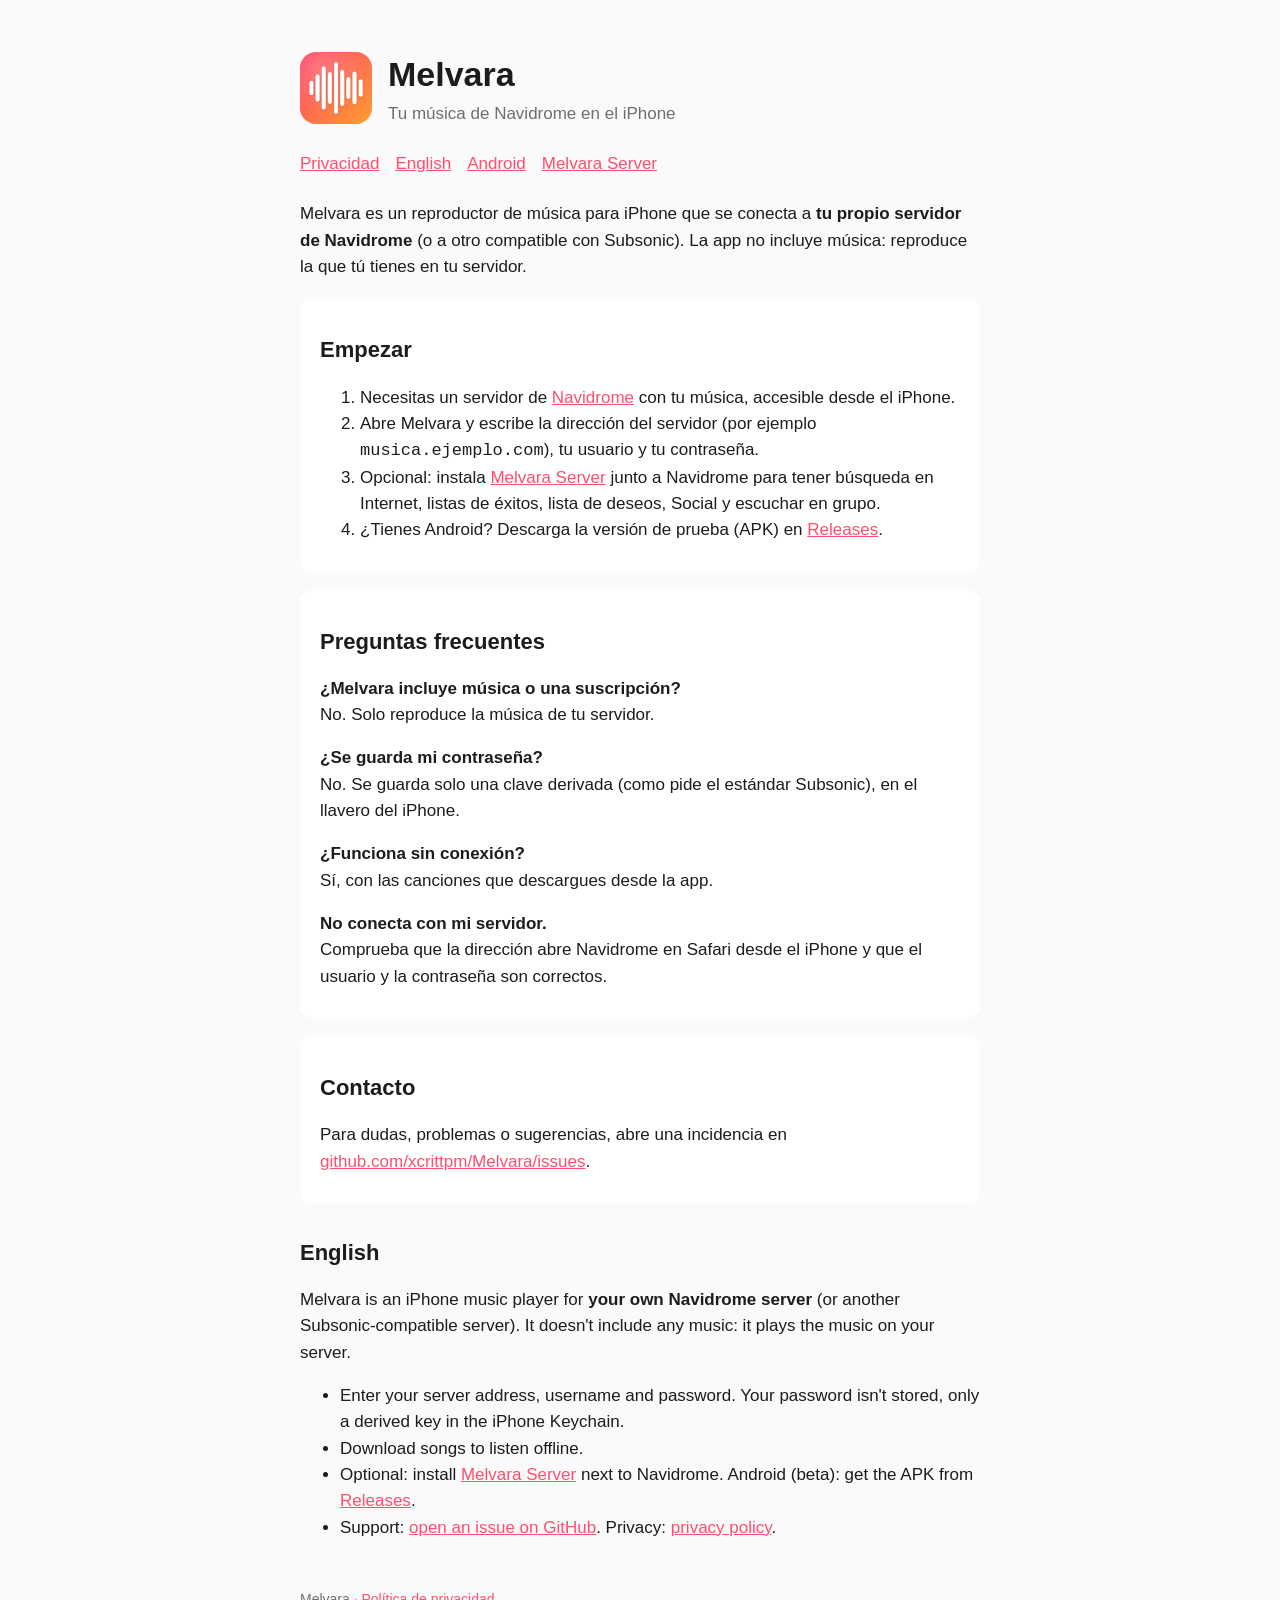
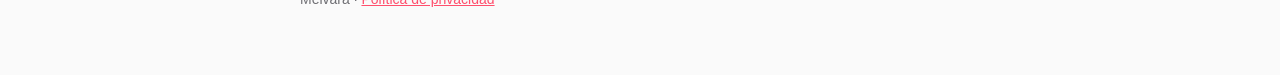
<file: docs/index.html>
<!doctype html>
<html lang="es">
<head>
<meta charset="utf-8"><meta name="viewport" content="width=device-width, initial-scale=1">
<title>Melvara — Soporte</title><link rel="stylesheet" href="style.css">
</head>
<body><main>
<header><img src="icon.png" alt=""><div><h1>Melvara</h1><div class="muted">Tu música de Navidrome en el iPhone</div></div></header>
<nav><a href="privacidad.html">Privacidad</a><a href="#en">English</a><a href="https://github.com/xcrittpm/Melvara/releases">Android</a><a href="https://github.com/xcrittpm/Melvara-Server">Melvara Server</a></nav>

<p>Melvara es un reproductor de música para iPhone que se conecta a <strong>tu propio servidor de Navidrome</strong>
(o a otro compatible con Subsonic). La app no incluye música: reproduce la que tú tienes en tu servidor.</p>

<div class="card">
<h2>Empezar</h2>
<ol>
<li>Necesitas un servidor de <a href="https://www.navidrome.org">Navidrome</a> con tu música, accesible desde el iPhone.</li>
<li>Abre Melvara y escribe la dirección del servidor (por ejemplo <code>musica.ejemplo.com</code>), tu usuario y tu contraseña.</li>
<li>Opcional: instala <a href="https://github.com/xcrittpm/Melvara-Server">Melvara Server</a> junto a Navidrome para tener búsqueda en Internet, listas de éxitos, lista de deseos, Social y escuchar en grupo.</li>
<li>¿Tienes Android? Descarga la versión de prueba (APK) en <a href="https://github.com/xcrittpm/Melvara/releases">Releases</a>.</li>
</ol>
</div>

<div class="card">
<h2>Preguntas frecuentes</h2>
<p><strong>¿Melvara incluye música o una suscripción?</strong><br>No. Solo reproduce la música de tu servidor.</p>
<p><strong>¿Se guarda mi contraseña?</strong><br>No. Se guarda solo una clave derivada (como pide el estándar Subsonic), en el llavero del iPhone.</p>
<p><strong>¿Funciona sin conexión?</strong><br>Sí, con las canciones que descargues desde la app.</p>
<p><strong>No conecta con mi servidor.</strong><br>Comprueba que la dirección abre Navidrome en Safari desde el iPhone y que el usuario y la contraseña son correctos.</p>
</div>

<div class="card">
<h2>Contacto</h2>
<p>Para dudas, problemas o sugerencias, abre una incidencia en
<a href="https://github.com/xcrittpm/Melvara/issues">github.com/xcrittpm/Melvara/issues</a>.</p>
</div>

<h2 id="en">English</h2>
<p>Melvara is an iPhone music player for <strong>your own Navidrome server</strong> (or another Subsonic-compatible
server). It doesn't include any music: it plays the music on your server.</p>
<ul>
<li>Enter your server address, username and password. Your password isn't stored, only a derived key in the iPhone Keychain.</li>
<li>Download songs to listen offline.</li>
<li>Optional: install <a href="https://github.com/xcrittpm/Melvara-Server">Melvara Server</a> next to Navidrome. Android (beta): get the APK from <a href="https://github.com/xcrittpm/Melvara/releases">Releases</a>.</li>
<li>Support: <a href="https://github.com/xcrittpm/Melvara/issues">open an issue on GitHub</a>. Privacy: <a href="privacidad.html#en">privacy policy</a>.</li>
</ul>

<footer>Melvara · <a href="privacidad.html">Política de privacidad</a></footer>
</main></body></html>
</file>
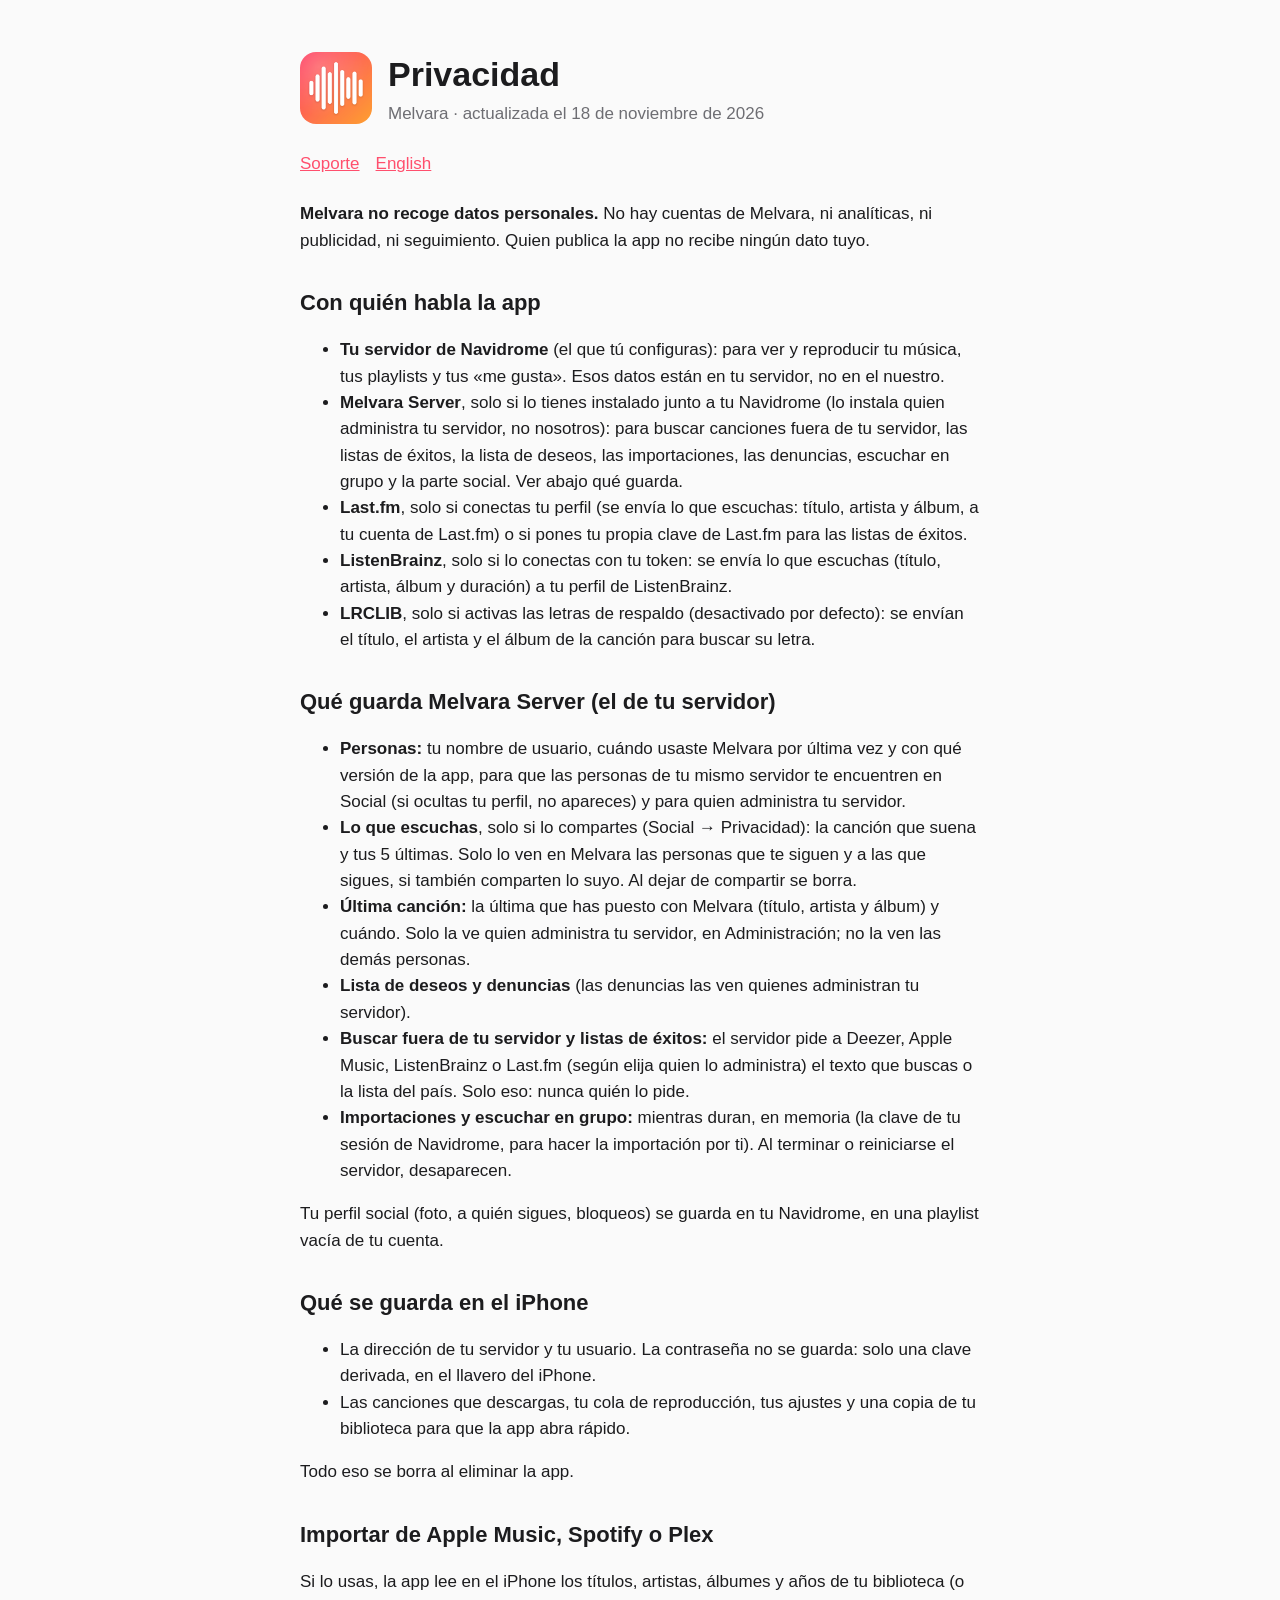
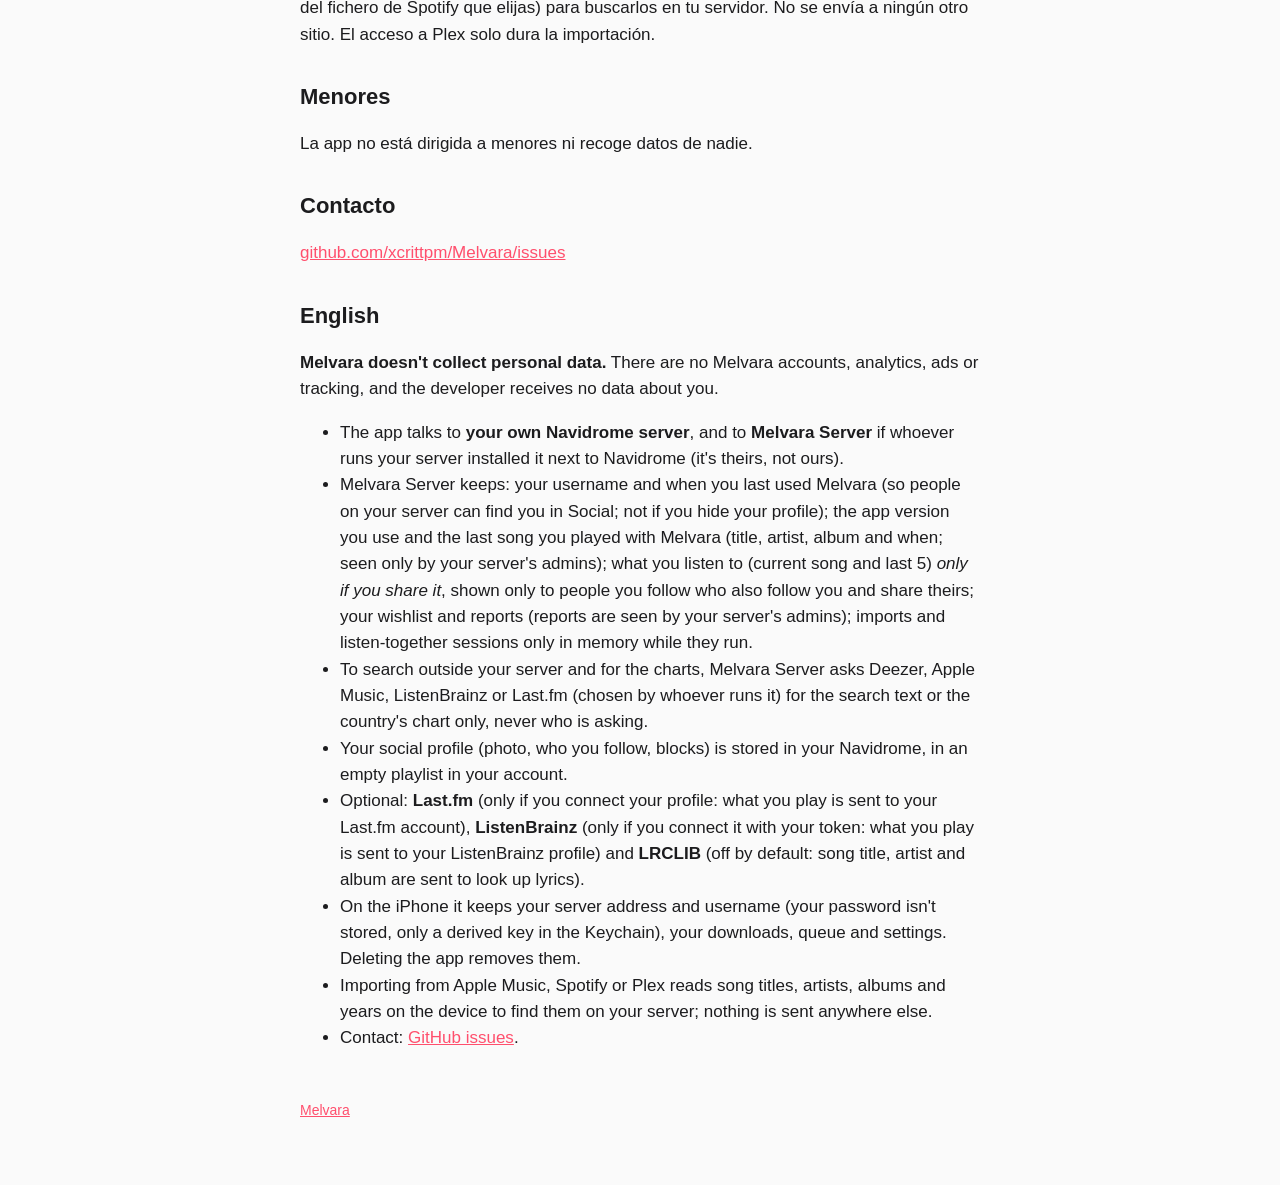
<file: docs/privacidad.html>
<!doctype html>
<html lang="es">
<head>
<meta charset="utf-8"><meta name="viewport" content="width=device-width, initial-scale=1">
<title>Melvara — Privacidad</title><link rel="stylesheet" href="style.css">
</head>
<body><main>
<header><img src="icon.png" alt=""><div><h1>Privacidad</h1><div class="muted">Melvara · actualizada el 18 de noviembre de 2026</div></div></header>
<nav><a href="index.html">Soporte</a><a href="#en">English</a></nav>

<p><strong>Melvara no recoge datos personales.</strong> No hay cuentas de Melvara, ni analíticas, ni publicidad, ni
seguimiento. Quien publica la app no recibe ningún dato tuyo.</p>

<h2>Con quién habla la app</h2>
<ul>
<li><strong>Tu servidor de Navidrome</strong> (el que tú configuras): para ver y reproducir tu música, tus playlists y tus «me gusta». Esos datos están en tu servidor, no en el nuestro.</li>
<li><strong>Melvara Server</strong>, solo si lo tienes instalado junto a tu Navidrome (lo instala quien administra tu servidor, no nosotros): para buscar canciones fuera de tu servidor, las listas de éxitos, la lista de deseos, las importaciones, las denuncias, escuchar en grupo y la parte social. Ver abajo qué guarda.</li>
<li><strong>Last.fm</strong>, solo si conectas tu perfil (se envía lo que escuchas: título, artista y álbum, a tu cuenta de Last.fm) o si pones tu propia clave de Last.fm para las listas de éxitos.</li>
<li><strong>ListenBrainz</strong>, solo si lo conectas con tu token: se envía lo que escuchas (título, artista, álbum y duración) a tu perfil de ListenBrainz.</li>
<li><strong>LRCLIB</strong>, solo si activas las letras de respaldo (desactivado por defecto): se envían el título, el artista y el álbum de la canción para buscar su letra.</li>
</ul>

<h2>Qué guarda Melvara Server (el de tu servidor)</h2>
<ul>
<li><strong>Personas:</strong> tu nombre de usuario, cuándo usaste Melvara por última vez y con qué versión de la app, para que las personas de tu mismo servidor te encuentren en Social (si ocultas tu perfil, no apareces) y para quien administra tu servidor.</li>
<li><strong>Lo que escuchas</strong>, solo si lo compartes (Social → Privacidad): la canción que suena y tus 5 últimas. Solo lo ven en Melvara las personas que te siguen y a las que sigues, si también comparten lo suyo. Al dejar de compartir se borra.</li>
<li><strong>Última canción:</strong> la última que has puesto con Melvara (título, artista y álbum) y cuándo. Solo la ve quien administra tu servidor, en Administración; no la ven las demás personas.</li>
<li><strong>Lista de deseos y denuncias</strong> (las denuncias las ven quienes administran tu servidor).</li>
<li><strong>Buscar fuera de tu servidor y listas de éxitos:</strong> el servidor pide a Deezer, Apple Music, ListenBrainz o Last.fm (según elija quien lo administra) el texto que buscas o la lista del país. Solo eso: nunca quién lo pide.</li>
<li><strong>Importaciones y escuchar en grupo:</strong> mientras duran, en memoria (la clave de tu sesión de Navidrome, para hacer la importación por ti). Al terminar o reiniciarse el servidor, desaparecen.</li>
</ul>
<p>Tu perfil social (foto, a quién sigues, bloqueos) se guarda en tu Navidrome, en una playlist vacía de tu cuenta.</p>

<h2>Qué se guarda en el iPhone</h2>
<ul>
<li>La dirección de tu servidor y tu usuario. La contraseña no se guarda: solo una clave derivada, en el llavero del iPhone.</li>
<li>Las canciones que descargas, tu cola de reproducción, tus ajustes y una copia de tu biblioteca para que la app abra rápido.</li>
</ul>
<p>Todo eso se borra al eliminar la app.</p>

<h2>Importar de Apple Music, Spotify o Plex</h2>
<p>Si lo usas, la app lee en el iPhone los títulos, artistas, álbumes y años de tu biblioteca (o del fichero de Spotify
que elijas) para buscarlos en tu servidor. No se envía a ningún otro sitio. El acceso a Plex solo dura la importación.</p>

<h2>Menores</h2>
<p>La app no está dirigida a menores ni recoge datos de nadie.</p>

<h2>Contacto</h2>
<p><a href="https://github.com/xcrittpm/Melvara/issues">github.com/xcrittpm/Melvara/issues</a></p>

<h2 id="en">English</h2>
<p><strong>Melvara doesn't collect personal data.</strong> There are no Melvara accounts, analytics, ads or tracking,
and the developer receives no data about you.</p>
<ul>
<li>The app talks to <strong>your own Navidrome server</strong>, and to <strong>Melvara Server</strong> if whoever runs your server installed it next to Navidrome (it's theirs, not ours).</li>
<li>Melvara Server keeps: your username and when you last used Melvara (so people on your server can find you in Social; not if you hide your profile); the app version you use and the last song you played with Melvara (title, artist, album and when; seen only by your server's admins); what you listen to (current song and last 5) <em>only if you share it</em>, shown only to people you follow who also follow you and share theirs; your wishlist and reports (reports are seen by your server's admins); imports and listen-together sessions only in memory while they run.</li>
<li>To search outside your server and for the charts, Melvara Server asks Deezer, Apple Music, ListenBrainz or Last.fm (chosen by whoever runs it) for the search text or the country's chart only, never who is asking.</li>
<li>Your social profile (photo, who you follow, blocks) is stored in your Navidrome, in an empty playlist in your account.</li>
<li>Optional: <strong>Last.fm</strong> (only if you connect your profile: what you play is sent to your Last.fm account), <strong>ListenBrainz</strong> (only if you connect it with your token: what you play is sent to your ListenBrainz profile) and <strong>LRCLIB</strong> (off by default: song title, artist and album are sent to look up lyrics).</li>
<li>On the iPhone it keeps your server address and username (your password isn't stored, only a derived key in the Keychain), your downloads, queue and settings. Deleting the app removes them.</li>
<li>Importing from Apple Music, Spotify or Plex reads song titles, artists, albums and years on the device to find them on your server; nothing is sent anywhere else.</li>
<li>Contact: <a href="https://github.com/xcrittpm/Melvara/issues">GitHub issues</a>.</li>
</ul>
<footer><a href="index.html">Melvara</a></footer>
</main></body></html>
</file>
<file: docs/style.css>
:root { --bg: #fafafa; --fg: #1c1c1e; --muted: #6e6e73; --accent: #ff4f6d; --card: #fff; }
@media (prefers-color-scheme: dark) { :root { --bg: #000; --fg: #f2f2f7; --muted: #98989f; --card: #1c1c1e; } }
* { box-sizing: border-box; }
body { margin: 0; background: var(--bg); color: var(--fg); font: 17px/1.55 -apple-system, BlinkMacSystemFont, "Segoe UI", sans-serif; }
main { max-width: 720px; margin: 0 auto; padding: 48px 20px 64px; }
header { display: flex; align-items: center; gap: 16px; margin-bottom: 24px; }
header img { width: 72px; height: 72px; border-radius: 16px; }
h1 { font-size: 34px; margin: 0; }
h2 { font-size: 22px; margin: 32px 0 8px; }
p, li { color: var(--fg); }
.muted { color: var(--muted); }
a { color: var(--accent); }
nav { margin: 8px 0 24px; display: flex; gap: 16px; flex-wrap: wrap; }
.card { background: var(--card); border-radius: 14px; padding: 4px 20px 12px; margin: 16px 0; }
footer { margin-top: 48px; font-size: 14px; color: var(--muted); }
</file>
